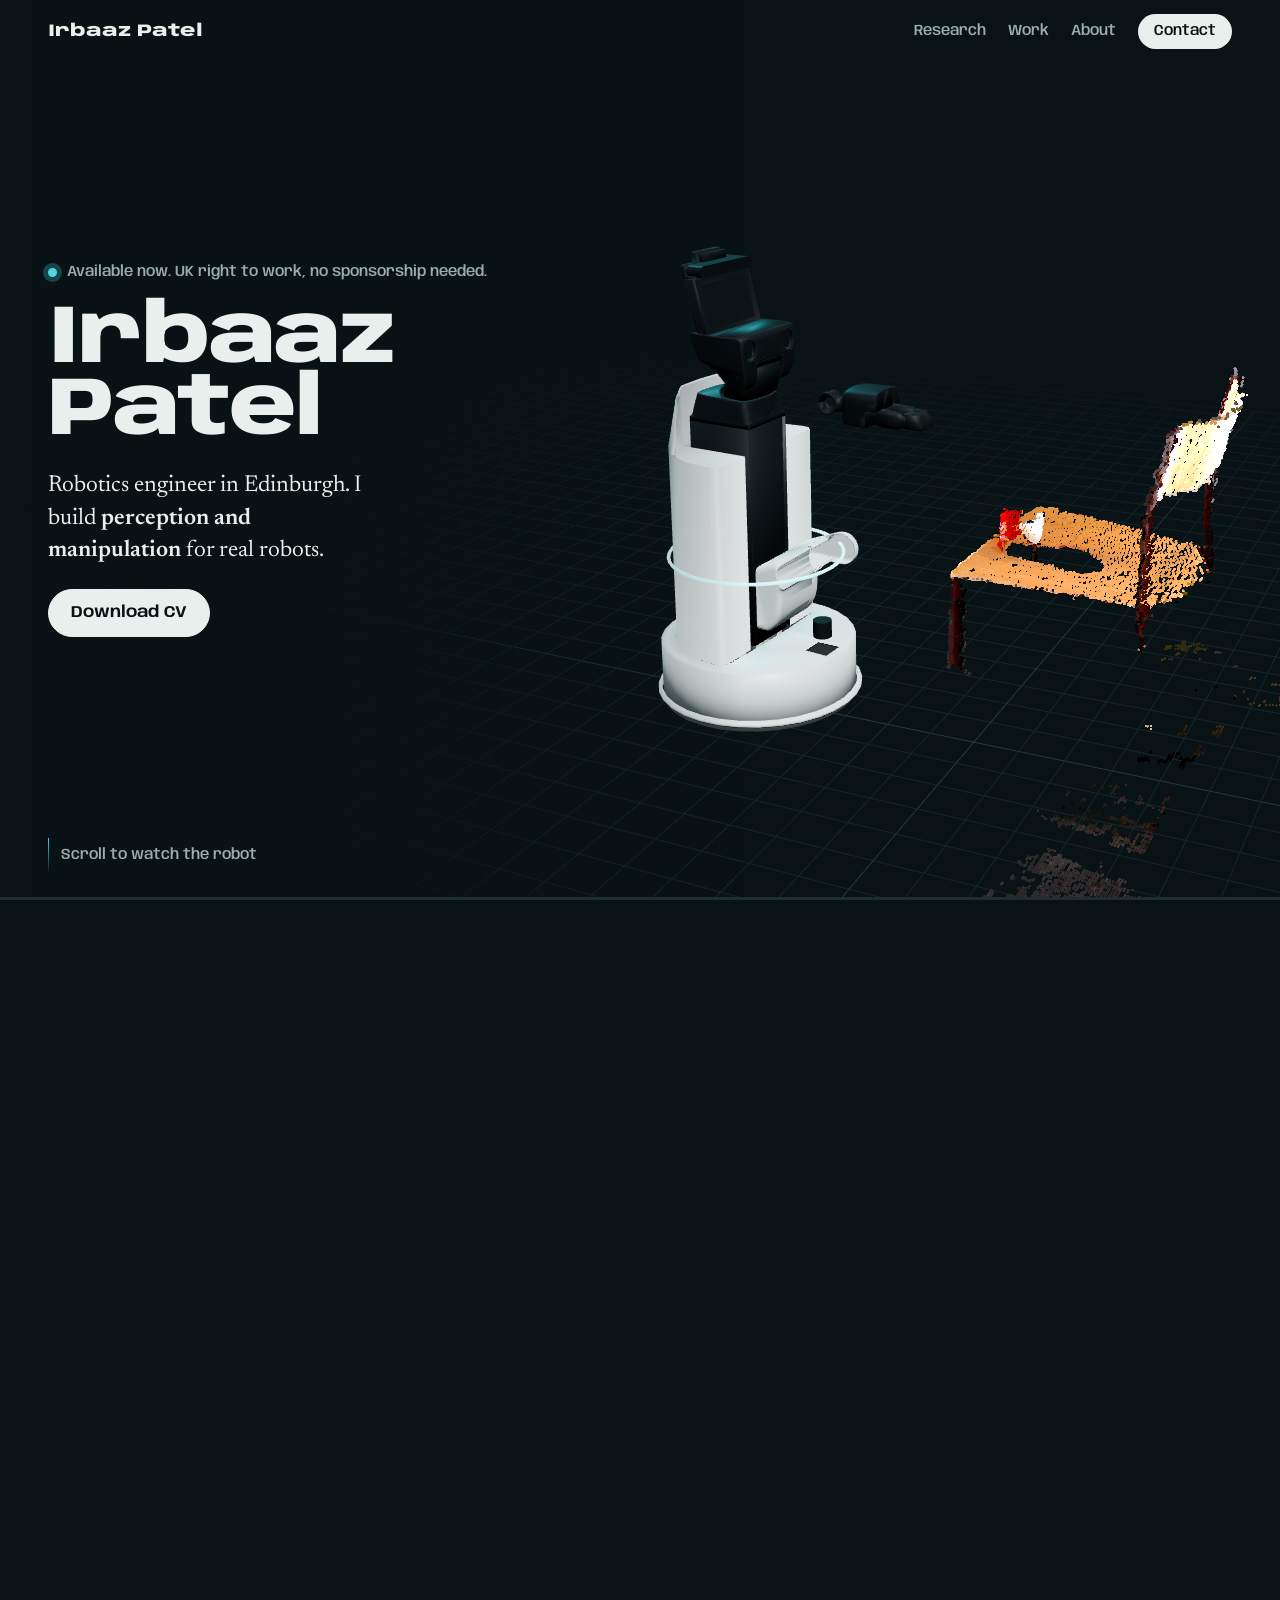
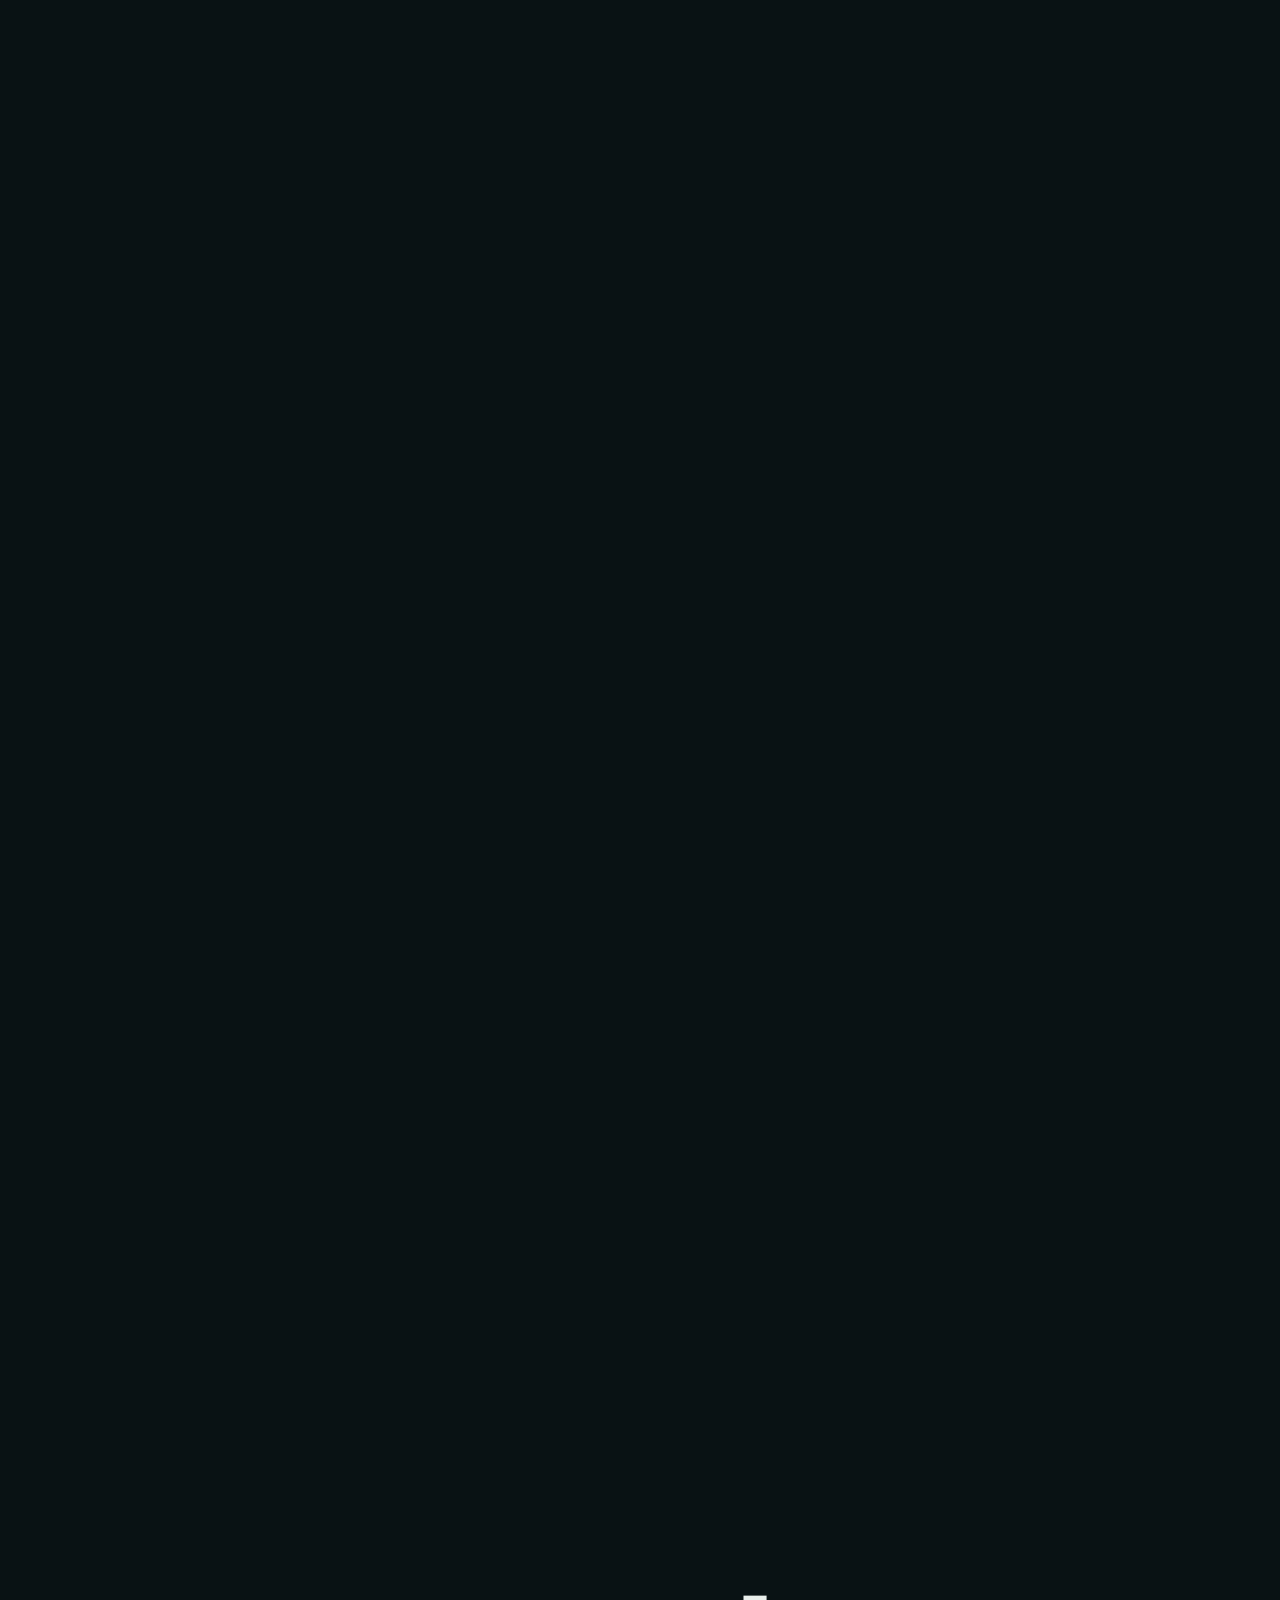
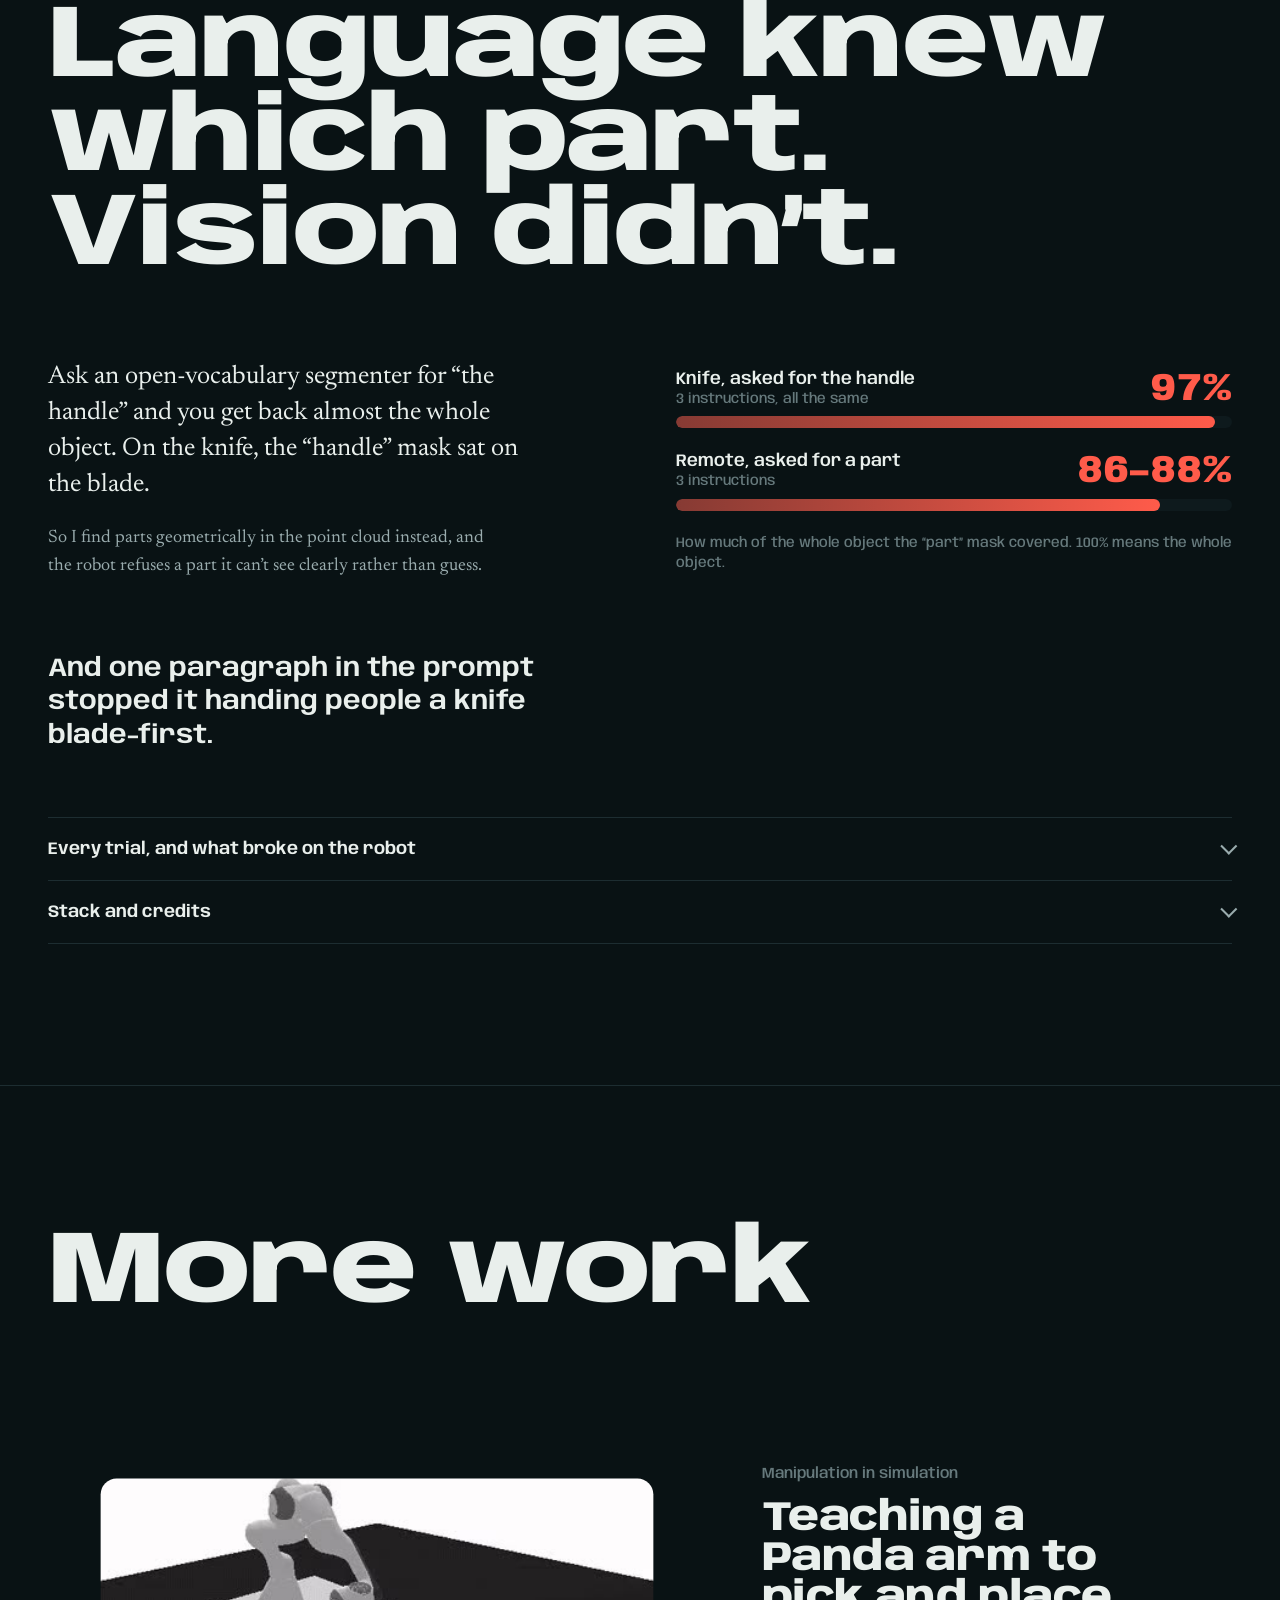
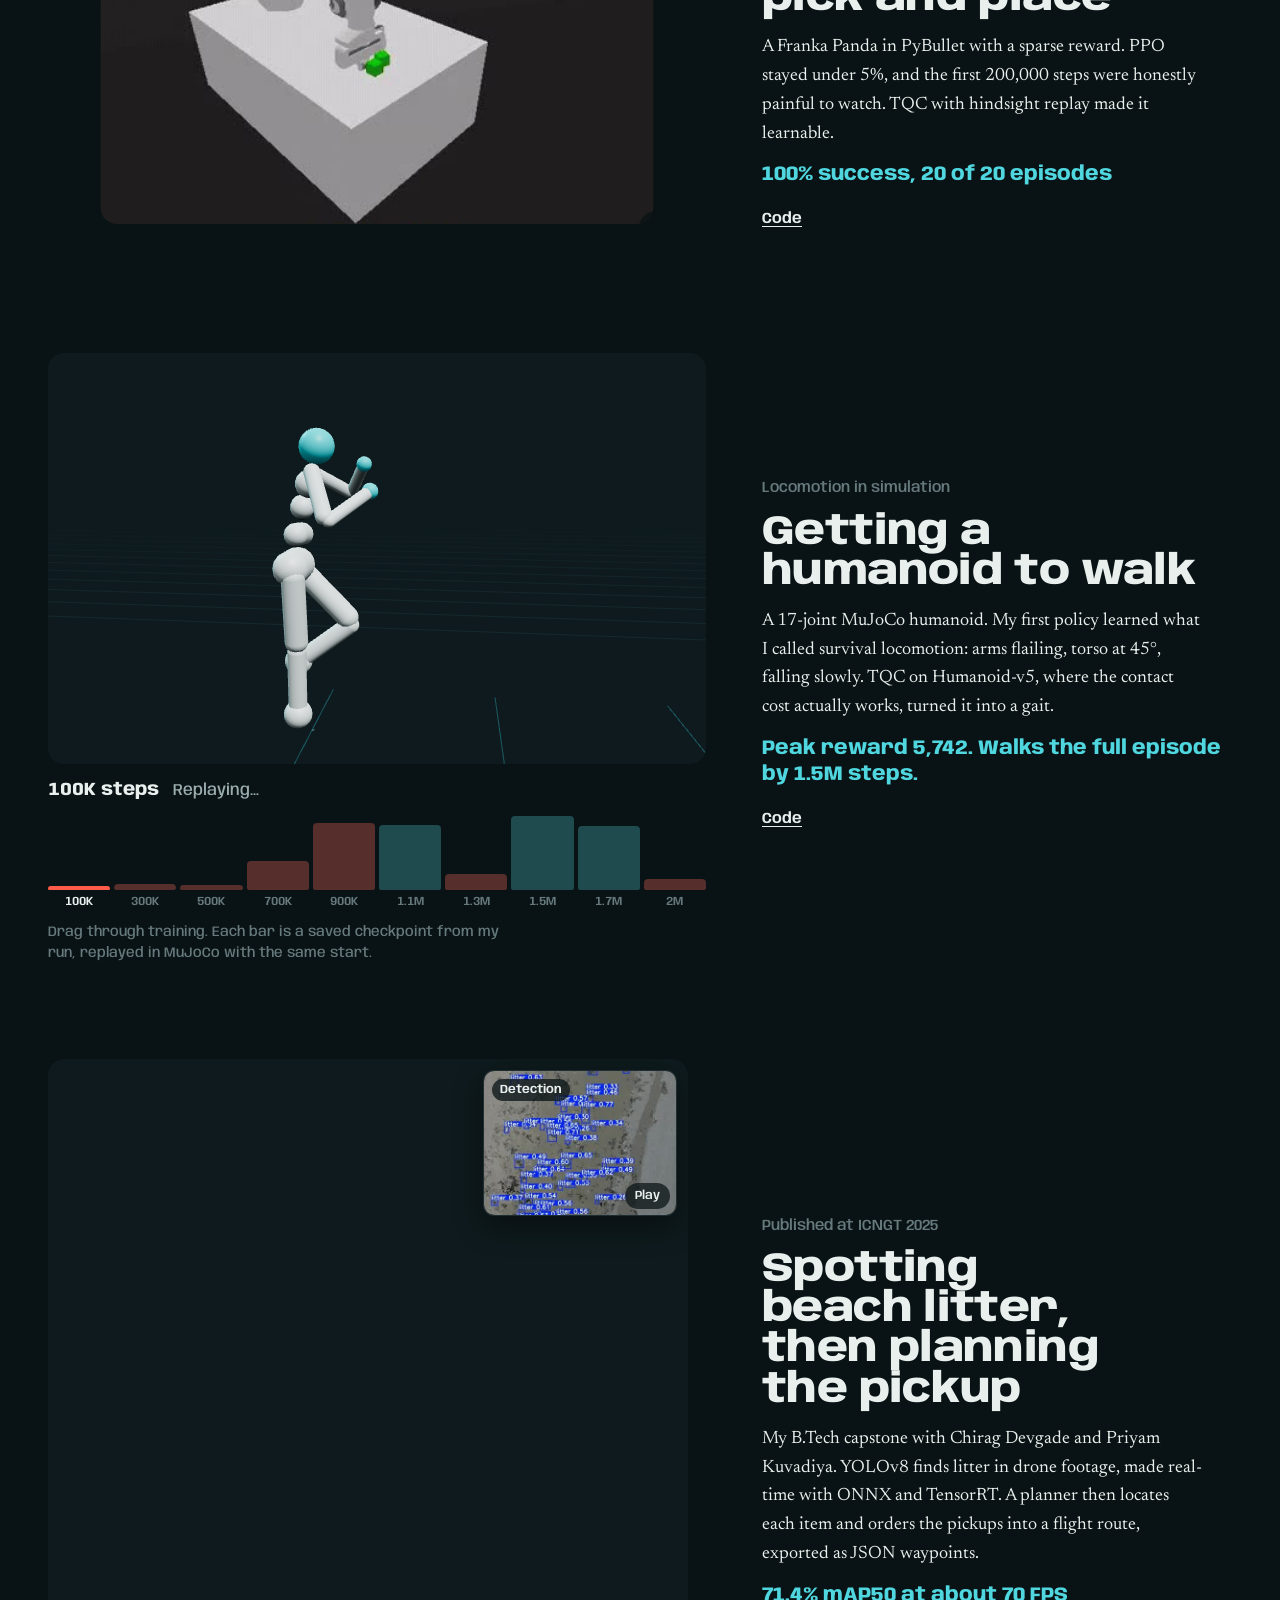
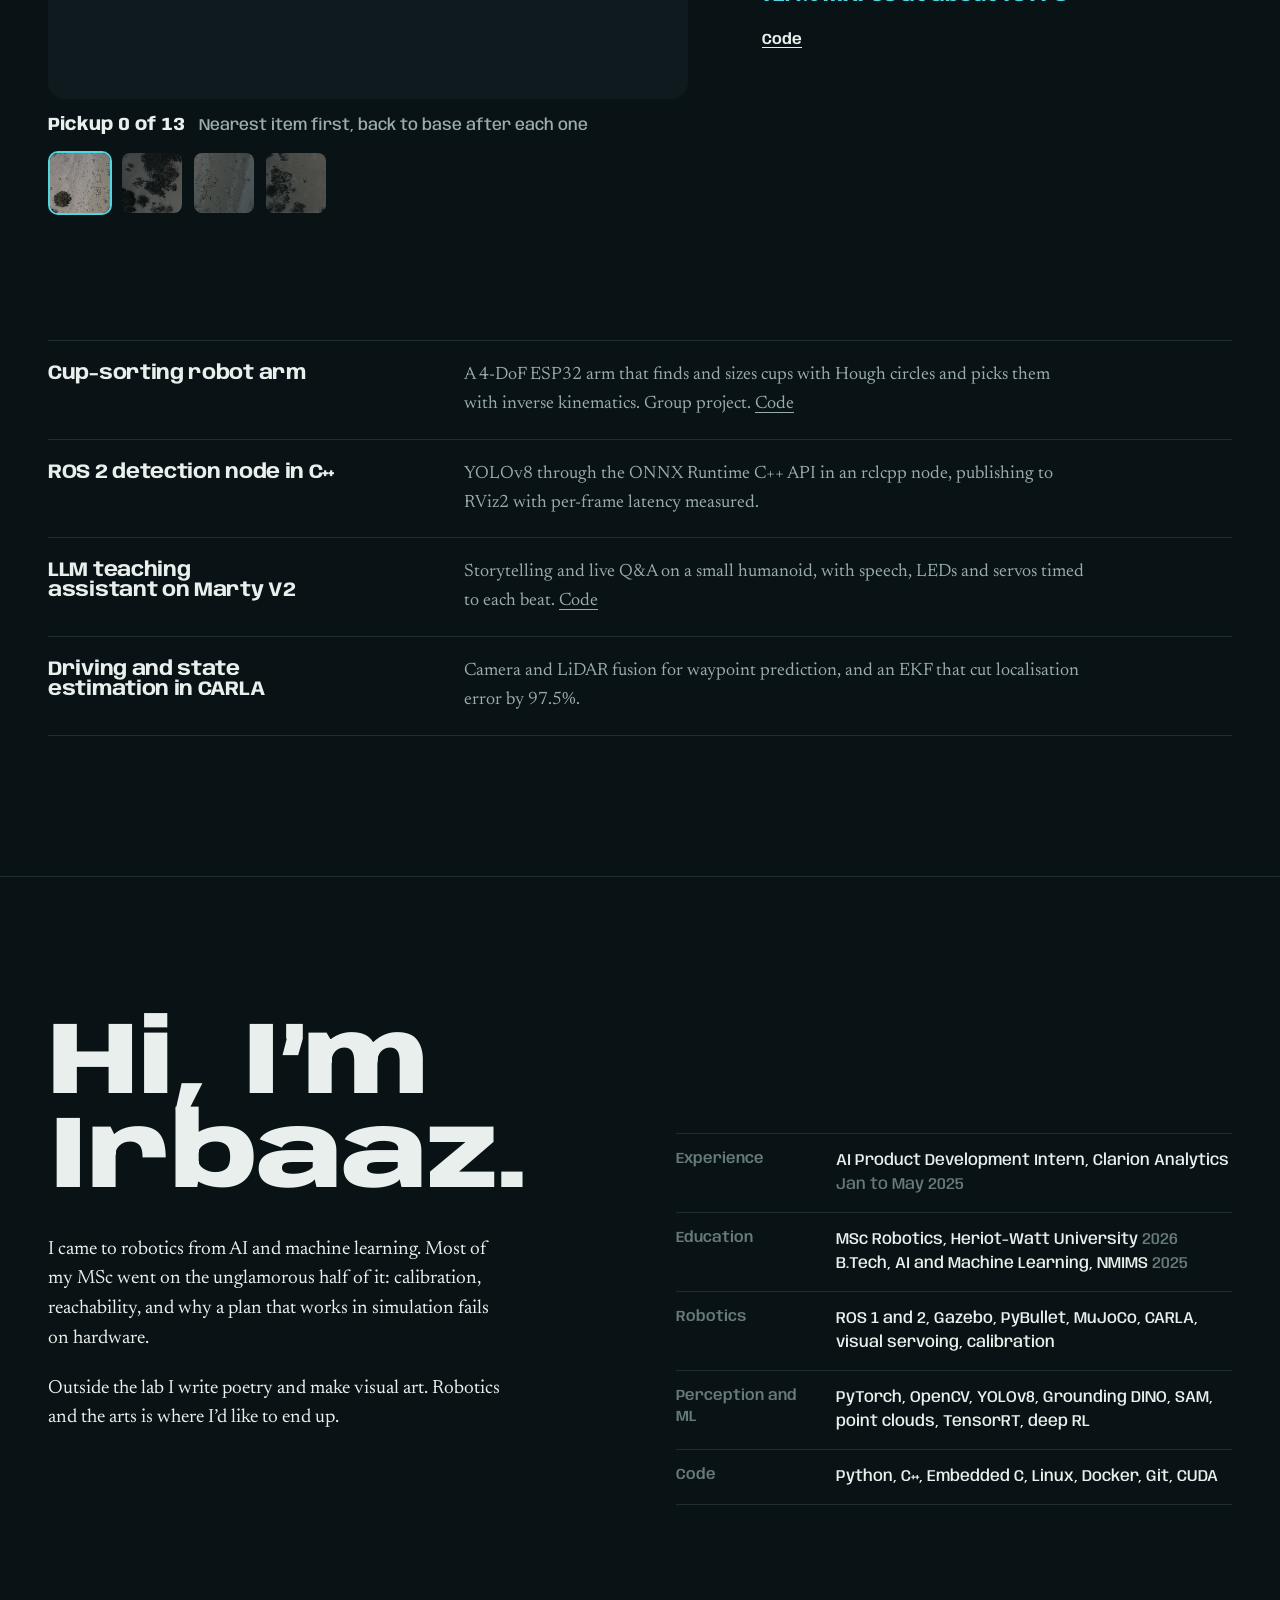
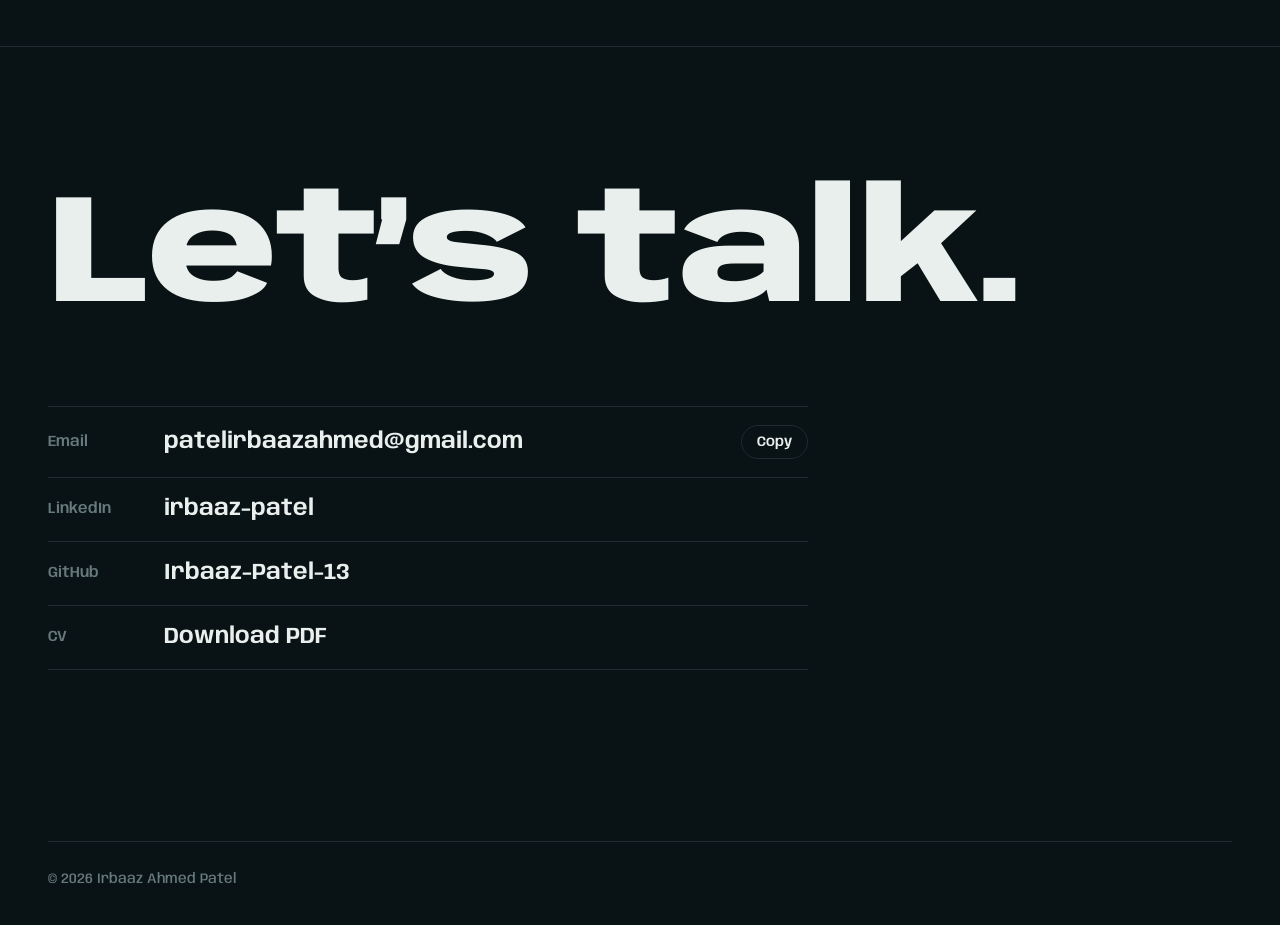
<file: index.html>
<!doctype html>
<html lang="en-GB" class="no-js">
<head>
<meta charset="utf-8">
<meta name="viewport" content="width=device-width, initial-scale=1, viewport-fit=cover">
<title>Irbaaz Ahmed Patel, robotics engineer</title>
<meta name="description" content="Robotics engineer in Edinburgh working on perception and manipulation. MSc Robotics, Heriot-Watt University. Watch a Toyota HSR work out what to pick up from an instruction that never names the object.">
<meta property="og:title" content="Irbaaz Ahmed Patel, robotics engineer">
<meta property="og:description" content="Perception and manipulation on real robots. MSc Robotics, Heriot-Watt University and the National Robotarium.">
<meta property="og:image" content="https://irbaaz-patel-13.github.io/assets/img/og.jpg">
<meta property="og:url" content="https://irbaaz-patel-13.github.io/">
<meta property="og:type" content="website">
<meta name="twitter:card" content="summary_large_image">
<meta name="theme-color" content="#091214">
<link rel="icon" href="data:image/svg+xml,%3Csvg xmlns='http://www.w3.org/2000/svg' viewBox='0 0 32 32'%3E%3Crect width='32' height='32' rx='8' fill='%23091214'/%3E%3Ccircle cx='16' cy='16' r='6' fill='%234FD6DF'/%3E%3C/svg%3E">
<link rel="preconnect" href="https://fonts.googleapis.com">
<link rel="preconnect" href="https://fonts.gstatic.com" crossorigin>
<link rel="stylesheet" href="https://fonts.googleapis.com/css2?family=Anybody:wdth,wght@50..150,300..900&family=Newsreader:ital,opsz,wght@0,6..72,400..600;1,6..72,400&display=swap">
<link rel="stylesheet" href="assets/css/main.css">
<script>document.documentElement.classList.replace('no-js','js')</script>
<script type="importmap">{"imports":{"three":"./assets/vendor/three.module.js","three/examples/jsm/":"./assets/vendor/addons/"}}</script>
<!-- start downloading the 3D scene immediately, in parallel -->
<link rel="modulepreload" href="assets/vendor/three.module.js">
<link rel="modulepreload" href="assets/js/scene.js">
<link rel="modulepreload" href="assets/vendor/urdf/URDFLoader.js">
<link rel="modulepreload" href="assets/vendor/urdf/URDFClasses.js">
<link rel="modulepreload" href="assets/vendor/addons/loaders/OBJLoader.js">
<link rel="modulepreload" href="assets/vendor/addons/loaders/STLLoader.js">
<link rel="modulepreload" href="assets/vendor/addons/loaders/ColladaLoader.js">
<link rel="modulepreload" href="assets/vendor/addons/loaders/TGALoader.js">
<link rel="preload" as="fetch" crossorigin href="assets/hsr/run.json">
<link rel="preload" as="fetch" crossorigin href="assets/hsr/cloud.bin">
<link rel="preload" as="fetch" crossorigin href="assets/hsr/hsrb4s.urdf">
<link rel="preload" as="fetch" crossorigin href="assets/hsr/meshes/arm_v0/arm_flex_light.obj">
<link rel="preload" as="fetch" crossorigin href="assets/hsr/meshes/arm_v0/arm_roll_light.obj">
<link rel="preload" as="fetch" crossorigin href="assets/hsr/meshes/arm_v0/shoulder.obj">
<link rel="preload" as="fetch" crossorigin href="assets/hsr/meshes/base_v2/base_light.obj">
<link rel="preload" as="fetch" crossorigin href="assets/hsr/meshes/base_v2/body_light.obj">
<link rel="preload" as="fetch" crossorigin href="assets/hsr/meshes/base_v2/torso_base.obj">
<link rel="preload" as="fetch" crossorigin href="assets/hsr/meshes/hand_v0/l_distal.obj">
<link rel="preload" as="fetch" crossorigin href="assets/hsr/meshes/hand_v0/l_proximal.obj">
<link rel="preload" as="fetch" crossorigin href="assets/hsr/meshes/hand_v0/palm.obj">
<link rel="preload" as="fetch" crossorigin href="assets/hsr/meshes/hand_v0/r_distal.obj">
<link rel="preload" as="fetch" crossorigin href="assets/hsr/meshes/hand_v0/r_proximal.obj">
<link rel="preload" as="fetch" crossorigin href="assets/hsr/meshes/head_v1/head_pan.obj">
<link rel="preload" as="fetch" crossorigin href="assets/hsr/meshes/head_v1/head_tilt.obj">
<link rel="preload" as="fetch" crossorigin href="assets/hsr/meshes/head_v1/head_upper.obj">
<link rel="preload" as="fetch" crossorigin href="assets/hsr/meshes/head_v1/tablet_base.obj">
<link rel="preload" as="fetch" crossorigin href="assets/hsr/meshes/sensors/head_camera.obj">
<link rel="preload" as="fetch" crossorigin href="assets/hsr/meshes/sensors/laser.obj">
<link rel="preload" as="fetch" crossorigin href="assets/hsr/meshes/sensors/rgbd_light.obj">
<link rel="preload" as="fetch" crossorigin href="assets/hsr/meshes/torso_v0/torso_light.obj">
<link rel="preload" as="fetch" crossorigin href="assets/hsr/meshes/wrist_v0/wrist_flex.obj">
<link rel="preload" as="fetch" crossorigin href="assets/hsr/meshes/wrist_v0/wrist_roll.obj">
<script type="application/ld+json">
{"@context":"https://schema.org","@type":"Person","name":"Irbaaz Ahmed Patel","jobTitle":"Robotics engineer","url":"https://irbaaz-patel-13.github.io/","email":"mailto:patelirbaazahmed@gmail.com","sameAs":["https://www.linkedin.com/in/irbaaz-patel-74088625b","https://github.com/Irbaaz-Patel-13"],"alumniOf":[{"@type":"CollegeOrUniversity","name":"Heriot-Watt University"},{"@type":"CollegeOrUniversity","name":"NMIMS"}],"address":{"@type":"PostalAddress","addressLocality":"Edinburgh","addressCountry":"GB"},"knowsAbout":["Robotic manipulation","Computer vision","ROS","Reinforcement learning"]}
</script>
</head>
<body>

<header class="top" id="top">
  <a class="mark" href="#">Irbaaz Patel</a>
  <nav aria-label="Main">
    <a class="hide-s" href="#finding">Research</a>
    <a class="hide-s" href="#work">Work</a>
    <a href="#about">About</a>
    <a class="pill" href="#contact">Contact</a>
  </nav>
</header>

<main>

<!-- The hero is the first frame of a real robot run. Scrolling plays the rest of it. -->
<section class="story" id="story" aria-label="A real run on the Toyota HSR, played by scrolling">
  <div class="stage" id="stage">
    <div class="view" id="view">
      <picture>
        <source media="(max-width: 820px)" srcset="assets/img/stage-poster-m.jpg">
        <img class="poster" src="assets/img/stage-poster.jpg" alt="" aria-hidden="true">
      </picture>
    </div>
    <div class="scrim" aria-hidden="true"></div>

    <div class="text">
      <div class="hero-copy" id="hero">
        <p class="status"><i aria-hidden="true"></i>Available now. UK right to work, no sponsorship needed.</p>
        <h1 aria-label="Irbaaz Patel"><span class="word">Irbaaz</span> <span class="word">Patel</span></h1>
        <p class="role">Robotics engineer in Edinburgh. I build <b>perception and manipulation</b> for real robots.</p>
        <div class="btns">
          <a class="btn primary" href="assets/Irbaaz-Patel-CV.pdf">Download CV</a>
        </div>
      </div>

      <div class="cap" data-cap="0">
        <h2 class="quote">“I’d like a hot drink.”</h2>
        <p>Nobody tells the HSR to look for a mug. It picks the red one and decides to hold it by the handle.</p>
      </div>
      <div class="cap" data-cap="1">
        <h2>It drives to where it can reach, then lines up with its hand camera.</h2>
        <dl class="nums">
          <div><dt>Grasps reachable</dt><dd><span class="was">0</span> → 25 of 25</dd></div>
          <div><dt>Alignment error</dt><dd><span class="was">46.9</span> → 12.7 px</dd></div>
        </dl>
      </div>
      <div class="cap" data-cap="2">
        <h2>It closes until it feels the mug, and lifts it 12 cm.</h2>
        <p>8 of 11 real trials worked. The last four ran fully autonomously, back to back.</p>
        <div class="btns">
          <button class="btn primary" type="button" data-film>Watch the full run</button>
          <a class="btn" href="https://github.com/Irbaaz-Patel-13/intent-grasp-hsr">Code</a>
        </div>
      </div>
    </div>

    <div class="cue" id="cue" aria-hidden="true"><span class="line"></span>Scroll to watch the robot</div>
    <div class="progress" id="progress" aria-hidden="true"><span></span></div>
  </div>
</section>

<section class="sec" id="finding" aria-labelledby="finding-title">
  <div class="wrap">
    <h2 class="big scan" id="finding-title">Language knew which part. Vision didn’t.</h2>
    <div class="finding">
      <div class="say">
        <p class="lede">Ask an open-vocabulary segmenter for “the handle” and you get back almost the whole object. On the knife, the “handle” mask sat on the blade.</p>
        <p class="muted">So I find parts geometrically in the point cloud instead, and the robot refuses a part it can’t see clearly rather than guess.</p>
      </div>
      <div class="mask" role="img" aria-label="Share of the object covered by the requested part mask: knife handle 97 percent, remote parts 86 to 88 percent">
        <div class="mrow"><span class="what">Knife, asked for the handle<span>3 instructions, all the same</span></span><span class="pct" data-count="97">97%</span><span class="track"><span class="fill" style="width:97%"></span></span></div>
        <div class="mrow"><span class="what">Remote, asked for a part<span>3 instructions</span></span><span class="pct">86–88%</span><span class="track"><span class="fill" style="width:87%"></span></span></div>
        <p class="note">How much of the whole object the “part” mask covered. 100% means the whole object.</p>
      </div>
    </div>

    <p class="aside">And one paragraph in the prompt stopped it handing people a knife blade-first.</p>

    <div class="folds">
      <details class="more">
        <summary>Every trial, and what broke on the robot</summary>
        <div class="more-body">
          <div class="trials" role="img" aria-label="Trials 1 to 12. 1 aborted, 2 grasped, 3 aborted, 4 held but the lift faulted, 5 to 7 grasped, 8 has no record, 9 to 12 grasped fully autonomously">
            <span class="ab"></span><span class="ok"></span><span class="ab"></span><span class="ft"></span><span class="ok"></span><span class="ok"></span><span class="ok"></span><span class="no"></span><span class="auto"></span><span class="auto"></span><span class="auto"></span><span class="auto"></span>
          </div>
          <div class="legend"><span><i style="background:var(--ok)"></i>Grasped</span><span><i style="background:var(--ok);box-shadow:0 0 8px var(--ok)"></i>Fully autonomous</span><span><i style="border:2px solid var(--warn)"></i>Aborted</span><span><i style="background:var(--mug)"></i>Lift faulted</span><span><i style="border:2px dashed var(--faint)"></i>No record</span></div>
          <div class="tbl"><table>
            <thead><tr><th scope="col">What went wrong</th><th scope="col">What I changed</th></tr></thead>
            <tbody>
              <tr><td>Wrist commands at the joint limit were silently rejected</td><td>Clamp just inside the limit, abort if lift headroom runs out</td></tr>
              <tr><td>A stale odometry reference drove the base toward the table</td><td>Abort when the reference is stale (re-tested, trial 6)</td></tr>
              <tr><td>Closing to a fixed position over-currented the gripper</td><td>Stop closing on contact, after real finger travel</td></tr>
              <tr><td>Trial 4 held the mug but the lift faulted</td><td>Stop earlier on resistance (re-tested, trial 5)</td></tr>
              <tr><td>The arm-tuck move drove the arm into the floor</td><td>Retired it, and wrote the lab’s pose-check protocol: every hand-written pose is checked against the URDF before it runs</td></tr>
            </tbody>
          </table></div>
          <p class="muted">Trial 8 has no record, so I left the gap instead of renumbering.</p>
        </div>
      </details>
      <details class="more">
        <summary>Stack and credits</summary>
        <div class="more-body">
          <p>GPT-4o, LangSAM (Grounding DINO + SAM), geometric part decomposition of the point cloud, Contact-GraspNet, and ROS Noetic on the robot. Perception runs on a CUDA PC; everything that touches the robot runs on the HSR workstation.</p>
          <p class="muted small">MSc dissertation at Heriot-Watt University and the National Robotarium, supervised by Dr Mauro Dragone. Graded A. Builds on AffordGrasp (Tang et al., IROS 2025).</p>
        </div>
      </details>
    </div>
  </div>
</section>

<section class="sec" id="work" aria-labelledby="work-title">
  <div class="wrap">
    <h2 class="big scan" id="work-title">More work</h2>

    <article class="project">
      <div class="media">
        <video data-loop muted loop playsinline preload="metadata" poster="assets/img/pick-place-poster.jpg" aria-label="A simulated Panda arm picking up a green cube and placing it on a target"><source src="assets/video/pick-place.mp4" type="video/mp4"></video>
      </div>
      <div class="copy">
        <p class="kind">Manipulation in simulation</p>
        <h3>Teaching a Panda arm to pick and place</h3>
        <p>A Franka Panda in PyBullet with a sparse reward. PPO stayed under 5%, and the first 200,000 steps were honestly painful to watch. TQC with hindsight replay made it learnable.</p>
        <p class="result">100% success, 20 of 20 episodes</p>
        <a class="go" href="https://github.com/Irbaaz-Patel-13/robotic-sorting-rl">Code</a>
      </div>
    </article>

    <article class="project flip">
      <div class="lab" id="walker" aria-label="Replay of the humanoid policy at different points in training">
        <div class="lab-view"><img class="lab-poster" src="assets/img/humanoid-poster.jpg" alt="" aria-hidden="true"></div>
        <div class="lab-read" aria-live="polite"><b id="walker-step">1.5M steps</b> <span id="walker-out">Walked the full 1,000 steps, 12.4 m</span></div>
        <div class="ckpts" id="walker-ckpts" role="group" aria-label="Training checkpoint"></div>
        <p class="lab-note">Drag through training. Each bar is a saved checkpoint from my run, replayed in MuJoCo with the same start.</p>
      </div>
      <div class="copy">
        <p class="kind">Locomotion in simulation</p>
        <h3>Getting a humanoid to walk</h3>
        <p>A 17-joint MuJoCo humanoid. My first policy learned what I called survival locomotion: arms flailing, torso at 45°, falling slowly. TQC on Humanoid-v5, where the contact cost actually works, turned it into a gait.</p>
        <p class="result">Peak reward 5,742. Walks the full episode by 1.5M steps.</p>
        <a class="go" href="https://github.com/Irbaaz-Patel-13/bipedal-locomotion">Code</a>
      </div>
    </article>

    <article class="project">
      <div class="lab" id="route" aria-label="Animated drone route over a real aerial frame">
        <div class="lab-view route-view">
          <canvas id="route-canvas" role="img" aria-label="The planner's route: the drone flies from base to each detected item in order and returns after each pickup"></canvas>
          <div class="inset">
            <video data-loop muted loop playsinline preload="metadata" poster="assets/img/litter-poster.jpg" aria-label="Detector running on aerial beach footage"><source src="assets/video/litter.mp4" type="video/mp4"></video>
            <span>Detection</span>
          </div>
        </div>
        <div class="lab-read" aria-live="polite"><b id="route-count">Pickup 0 of 13</b> <span id="route-leg">Nearest item first, back to base after each one</span></div>
        <div class="frames" id="route-frames" role="group" aria-label="Aerial frame"></div>
      </div>
      <div class="copy">
        <p class="kind">Published at ICNGT 2025</p>
        <h3>Spotting beach litter, then planning the pickup</h3>
        <p>My B.Tech capstone with Chirag Devgade and Priyam Kuvadiya. YOLOv8 finds litter in drone footage, made real-time with ONNX and TensorRT. A planner then locates each item and orders the pickups into a flight route, exported as JSON waypoints.</p>
        <p class="result">71.4% mAP50 at about 70 FPS</p>
        <a class="go" href="https://github.com/Irbaaz-Patel-13/Drone-mapping-path-finding">Code</a>
      </div>
    </article>

    <div class="also">
      <div class="also-row"><h4>Cup-sorting robot arm</h4><p>A 4-DoF ESP32 arm that finds and sizes cups with Hough circles and picks them with inverse kinematics. Group project. <a href="https://github.com/Irbaaz-Patel-13/RMS-Image-processing">Code</a></p></div>
      <div class="also-row"><h4>ROS 2 detection node in C++</h4><p>YOLOv8 through the ONNX Runtime C++ API in an rclcpp node, publishing to RViz2 with per-frame latency measured.</p></div>
      <div class="also-row"><h4>LLM teaching assistant on Marty V2</h4><p>Storytelling and live Q&amp;A on a small humanoid, with speech, LEDs and servos timed to each beat. <a href="https://github.com/Irbaaz-Patel-13/Marty-HRI">Code</a></p></div>
      <div class="also-row"><h4>Driving and state estimation in CARLA</h4><p>Camera and LiDAR fusion for waypoint prediction, and an EKF that cut localisation error by 97.5%.</p></div>
    </div>
  </div>
</section>

<section class="sec" id="about" aria-labelledby="about-title">
  <div class="wrap about">
    <div class="prose">
      <h2 class="big scan" id="about-title">Hi, I’m Irbaaz.</h2>
      <p>I came to robotics from AI and machine learning. Most of my MSc went on the unglamorous half of it: calibration, reachability, and why a plan that works in simulation fails on hardware.</p>
      <p>Outside the lab I write poetry and make visual art. Robotics and the arts is where I’d like to end up.</p>
    </div>
    <dl class="facts">
      <div><dt>Experience</dt><dd>AI Product Development Intern, Clarion Analytics <span>Jan to May 2025</span></dd></div>
      <div><dt>Education</dt><dd>MSc Robotics, Heriot-Watt University <span>2026</span><br>B.Tech, AI and Machine Learning, NMIMS <span>2025</span></dd></div>
      <div><dt>Robotics</dt><dd>ROS 1 and 2, Gazebo, PyBullet, MuJoCo, CARLA, visual servoing, calibration</dd></div>
      <div><dt>Perception and ML</dt><dd>PyTorch, OpenCV, YOLOv8, Grounding DINO, SAM, point clouds, TensorRT, deep RL</dd></div>
      <div><dt>Code</dt><dd>Python, C++, Embedded C, Linux, Docker, Git, CUDA</dd></div>
    </dl>
  </div>
</section>

<section class="sec" id="contact" aria-labelledby="contact-title">
  <div class="wrap contact">
    <h2 class="big scan" id="contact-title">Let’s talk.</h2>
    <div class="chan">
      <div><span class="k">Email</span><span class="v">patelirbaazahmed@gmail.com</span><button class="copybtn" type="button" data-copy="patelirbaazahmed@gmail.com">Copy</button></div>
      <div><span class="k">LinkedIn</span><a class="v" href="https://www.linkedin.com/in/irbaaz-patel-74088625b">irbaaz-patel</a></div>
      <div><span class="k">GitHub</span><a class="v" href="https://github.com/Irbaaz-Patel-13">Irbaaz-Patel-13</a></div>
      <div><span class="k">CV</span><a class="v" href="assets/Irbaaz-Patel-CV.pdf">Download PDF</a></div>
    </div>
    <p class="copystat" id="copystat" role="status" aria-live="polite"></p>
  </div>
</section>

</main>

<div class="wrap">
  <footer><span>© 2026 Irbaaz Ahmed Patel</span></footer>
</div>

<dialog class="film" id="film" aria-label="Full run video">
  <div class="bar"><span>The full run on the HSR, at normal speed</span><button type="button" data-close>Close</button></div>
  <video controls playsinline preload="none" poster="assets/img/hsr-full-poster.jpg"><source src="assets/video/hsr-full.mp4" type="video/mp4"></video>
</dialog>

<script src="assets/vendor/lenis.min.js" defer></script>
<script src="assets/vendor/gsap.min.js" defer></script>
<script src="assets/vendor/ScrollTrigger.min.js" defer></script>
<script src="assets/js/main.js" defer></script>
<script type="module" src="assets/js/scene.js"></script>
<script type="module" src="assets/js/labs.js"></script>
</body>
</html>
</file>
<file: assets/css/main.css>
/* Irbaaz Ahmed Patel — portfolio
   One dark theme on purpose: the page opens inside the robot's point cloud.
   Two colours carry meaning. Cyan = the robot (the HSR's status LED). Red = what's being grasped (the mug).
   Type: Anybody (variable width; headings stretch into place) and Newsreader for the little prose there is. */

:root {
  --bg: #091214;
  --bg-2: #0E1A1D;
  --ink: #E9EFEC;
  --muted: #9AACAE;
  --faint: #66797C;
  --line: #1D2D31;
  --led: #4FD6DF;
  --led-dim: #16444A;
  --mug: #FF5B4A;
  --ok: #63D39A;
  --warn: #F0B04F;

  --display: "Anybody", "Arial Narrow", "Helvetica Neue", Arial, sans-serif;
  --text: "Newsreader", "Iowan Old Style", Georgia, serif;

  --gl: max(20px, env(safe-area-inset-left, 0px));
  --gr: max(20px, env(safe-area-inset-right, 0px));
  --max: 1320px;
  color-scheme: dark;
}
@media (min-width: 821px) { :root { --gl: max(48px, env(safe-area-inset-left, 0px)); --gr: max(48px, env(safe-area-inset-right, 0px)); } }

*, *::before, *::after { box-sizing: border-box; }
html { -webkit-text-size-adjust: 100%; background: var(--bg); }
html.lenis, html.lenis body { height: auto; }
.lenis.lenis-smooth { scroll-behavior: auto !important; }
body { margin: 0; background: var(--bg); color: var(--ink); font: 400 1.125rem/1.6 var(--text); -webkit-font-smoothing: antialiased; overflow-x: hidden; }
img, video, canvas { display: block; max-width: 100%; }
[hidden] { display: none !important; }
a { color: inherit; text-decoration-thickness: 1px; text-underline-offset: 0.2em; }
a:hover { color: var(--led); }
:focus-visible { outline: 2px solid var(--led); outline-offset: 3px; border-radius: 4px; }
::selection { background: var(--led-dim); color: #fff; }
p { margin: 0; }
h1, h2, h3, h4 { margin: 0; font-family: var(--display); font-weight: 750; line-height: 0.98; letter-spacing: -0.015em; text-wrap: balance; }
.wrap { max-width: var(--max); margin: 0 auto; padding-left: var(--gl); padding-right: var(--gr); }
.muted { color: var(--muted); }
.small { font: 500 0.9375rem/1.45 var(--display); }

/* ---------- header ---------- */
.top {
  position: fixed; inset: 0 0 auto; z-index: 50;
  padding: calc(14px + env(safe-area-inset-top, 0px)) var(--gr) 14px var(--gl);
  display: flex; align-items: center; justify-content: space-between; gap: 16px;
  transition: transform .4s cubic-bezier(.2,.8,.2,1), background .3s, border-color .3s;
  border-bottom: 1px solid transparent;
}
.top.solid { background: color-mix(in srgb, var(--bg) 86%, transparent); backdrop-filter: blur(14px); -webkit-backdrop-filter: blur(14px); border-color: var(--line); }
.top.away { transform: translateY(-110%); }
.mark { font: 800 1.0625rem/1 var(--display); font-stretch: 130%; text-decoration: none; }
.top nav { display: flex; align-items: center; gap: 22px; font: 550 0.9375rem/1 var(--display); }
.top nav a { text-decoration: none; color: var(--muted); }
.top nav a:hover { color: var(--ink); }
.top nav .pill { color: var(--bg); background: var(--ink); padding: 10px 16px; border-radius: 999px; }
.top nav .pill:hover { background: var(--led); color: var(--bg); }
@media (max-width: 640px) { .top nav .hide-s { display: none; } }

/* ---------- buttons ---------- */
.btns { display: flex; flex-wrap: wrap; gap: 10px; }
.btn { display: inline-flex; align-items: center; justify-content: center; min-height: 48px; padding: 0 22px; border-radius: 999px; font: 650 1rem/1 var(--display); font-stretch: 108%; text-decoration: none; cursor: pointer; border: 1.5px solid color-mix(in srgb, var(--ink) 38%, transparent); background: transparent; color: var(--ink); transition: background .2s, color .2s, border-color .2s; }
.btn:hover { border-color: var(--led); color: var(--led); }
.btn.primary { background: var(--ink); color: var(--bg); border-color: var(--ink); }
.btn.primary:hover { background: var(--led); border-color: var(--led); color: var(--bg); }

/* ---------- story: the hero is a real robot run, played by scrolling ---------- */
.story { position: relative; height: 340vh; }
.stage { position: sticky; top: 0; height: 100vh; height: 100svh; overflow: hidden; background: var(--bg); }
.view { position: absolute; inset: 0; }
.view .poster, .view canvas { position: absolute; inset: 0; width: 100%; height: 100%; object-fit: cover; }
.view canvas { opacity: 0; transition: opacity .35s ease; }
.stage.live .view canvas { opacity: 1; }
.stage.live .view .poster { opacity: 0; transition: opacity .35s ease .1s; }
.scrim { position: absolute; inset: 0; pointer-events: none;
  background: linear-gradient(90deg, var(--bg) 0%, color-mix(in srgb, var(--bg) 88%, transparent) 30%, color-mix(in srgb, var(--bg) 30%, transparent) 46%, transparent 58%); }

/* all text in the stage shares one slot, so items never overlap each other */
.text { position: absolute; z-index: 2; left: var(--gl); top: 0; bottom: 0; width: min(640px, 42vw); display: grid; align-items: center; }
.cap { max-width: 520px; }
.text > * { grid-area: 1 / 1; }
.cap { opacity: 0; visibility: hidden; display: grid; gap: 18px; align-content: center; }
.cap h2 { font-size: clamp(2rem, 3.6vw, 3.3rem); font-stretch: 110%; font-weight: 780; }
.cap h2.quote { font-size: clamp(2.6rem, 5.4vw, 4.8rem); }
.cap p { font-size: clamp(1.05rem, 1.35vw, 1.25rem); color: var(--muted); max-width: 38ch; line-height: 1.5; }
.nums { margin: 0; display: grid; gap: 0; border-top: 1px solid var(--line); }
.nums > div { display: flex; justify-content: space-between; align-items: baseline; gap: 16px; padding: 12px 0; border-bottom: 1px solid var(--line); }
.nums dt { font: 500 0.9375rem/1.3 var(--display); color: var(--muted); }
.nums dd { margin: 0; font: 750 clamp(1.25rem, 2vw, 1.6rem)/1 var(--display); font-variant-numeric: tabular-nums; color: var(--led); white-space: nowrap; }
.nums .was { color: var(--mug); }

.hero-copy { display: grid; gap: 22px; align-content: center; }
.hero-copy .status { display: inline-flex; align-items: center; gap: 10px; font: 550 0.9375rem/1.3 var(--display); color: var(--muted); }
.hero-copy .status i { width: 9px; height: 9px; border-radius: 50%; background: var(--led); box-shadow: 0 0 0 5px var(--led-dim); flex: none; animation: blink 2.4s ease-in-out infinite; }
@keyframes blink { 50% { box-shadow: 0 0 0 9px transparent; } }
.hero-copy h1 { font-size: clamp(3.2rem, 6.4vw, 7rem); font-weight: 820; line-height: 0.88; letter-spacing: -0.03em; font-stretch: 118%; }
.hero-copy h1 .word { display: block; white-space: nowrap; }
.hero-copy h1 .ch { display: inline-block; }
.hero-copy .role { font: 400 clamp(1.25rem, 1.8vw, 1.5rem)/1.4 var(--text); max-width: 26ch; }
.hero-copy .role b { font-weight: 600; }

.cue { position: absolute; z-index: 2; left: var(--gl); bottom: calc(26px + env(safe-area-inset-bottom, 0px)); display: flex; align-items: center; gap: 12px; font: 550 0.9375rem/1.3 var(--display); color: var(--muted); }
.cue .line { width: 1px; height: 36px; background: linear-gradient(var(--led), transparent); animation: drip 1.8s ease-in-out infinite; transform-origin: top; }
@keyframes drip { 0% { transform: scaleY(0); } 60% { transform: scaleY(1); opacity: 1; } 100% { transform: scaleY(1); opacity: 0; } }
.progress { position: absolute; z-index: 3; left: 0; right: 0; bottom: 0; height: 3px; background: var(--line); }
.progress span { display: block; height: 100%; width: 100%; background: var(--led); transform-origin: left; transform: scaleX(0); }

/* phones: picture on top, words underneath. Nothing sits on top of the robot. */
@media (max-width: 820px) {
  .story { height: 300vh; }
  .view { bottom: auto; height: 56%; }
  .scrim { background: linear-gradient(180deg, color-mix(in srgb, var(--bg) 55%, transparent) 0%, transparent 14%, transparent 44%, var(--bg) 56%); }
  .text { left: var(--gl); right: var(--gr); width: auto; top: 54%; bottom: calc(56px + env(safe-area-inset-bottom, 0px)); align-items: start; }
  .cap, .hero-copy { align-content: start; gap: 12px; }
  .hero-copy h1 { font-size: clamp(2.8rem, 14vw, 4.4rem); }
  .hero-copy .status { font-size: 0.875rem; }
  .hero-copy .role { font-size: 1.125rem; }
  .cap h2 { font-size: clamp(1.7rem, 7.4vw, 2.3rem); }
  .cap h2.quote { font-size: clamp(2.2rem, 10vw, 3rem); }
  .cap p { font-size: 1.0625rem; }
  .btn { min-height: 44px; padding: 0 18px; }
  .cue { bottom: calc(18px + env(safe-area-inset-bottom, 0px)); }
}
@media (max-width: 820px) and (max-height: 700px) { .hero-copy .status { display: none; } }

/* ---------- sections ---------- */
.sec { position: relative; padding-block: clamp(88px, 11vw, 150px); }
.sec + .sec { border-top: 1px solid var(--line); }
.big { font-size: clamp(2.8rem, 8vw, 7.4rem); font-weight: 820; letter-spacing: -0.03em; line-height: 0.92; font-stretch: 122%; margin-bottom: clamp(40px, 6vw, 80px); }
.scan { position: relative; }
.scan .bar { position: absolute; top: -4%; bottom: -4%; width: 2px; left: 0; background: var(--led); box-shadow: 0 0 18px 2px color-mix(in srgb, var(--led) 70%, transparent); opacity: 0; pointer-events: none; }
.lede { font-size: clamp(1.3rem, 2vw, 1.65rem); line-height: 1.4; max-width: 34ch; }

/* finding */
.finding { display: grid; gap: 48px; }
@media (min-width: 980px) { .finding { grid-template-columns: 6fr 6fr; gap: 72px; align-items: center; } }
.finding > * { min-width: 0; }
.say { display: grid; gap: 20px; }
.say .muted { max-width: 44ch; }
.mask { display: grid; gap: 22px; }
.mrow { display: grid; grid-template-columns: minmax(0, 1fr) auto; gap: 8px 16px; align-items: end; }
.mrow .what { font: 600 1.0625rem/1.3 var(--display); }
.mrow .what span { display: block; color: var(--faint); font-size: 0.875rem; font-weight: 500; }
.mrow .pct { font: 800 clamp(1.8rem, 3vw, 2.4rem)/1 var(--display); text-align: right; font-variant-numeric: tabular-nums; color: var(--mug); }
.mrow .track { grid-column: 1 / -1; position: relative; height: 12px; border-radius: 6px; background: var(--bg-2); overflow: hidden; }
.mrow .fill { position: absolute; inset: 0 auto 0 0; transform-origin: left; background: linear-gradient(90deg, color-mix(in srgb, var(--mug) 50%, transparent), var(--mug)); border-radius: 6px; }
.mask .note { font: 500 0.875rem/1.45 var(--display); color: var(--faint); }
.aside { margin-top: clamp(48px, 6vw, 72px); font: 650 clamp(1.25rem, 2vw, 1.6rem)/1.3 var(--display); font-stretch: 105%; max-width: 32ch; }

.folds { margin-top: clamp(40px, 5vw, 64px); }
details.more { border-top: 1px solid var(--line); }
details.more:last-of-type { border-bottom: 1px solid var(--line); }
details.more summary { list-style: none; cursor: pointer; display: flex; align-items: center; justify-content: space-between; gap: 16px; padding: 20px 0; font: 650 1.0625rem/1.3 var(--display); }
details.more summary::-webkit-details-marker { display: none; }
details.more summary::after { content: ""; flex: none; width: 12px; height: 12px; border-right: 2px solid var(--muted); border-bottom: 2px solid var(--muted); transform: rotate(45deg) translateY(-4px); transition: transform .3s; }
details.more[open] summary::after { transform: rotate(225deg) translate(-3px, -1px); }
details.more summary:hover { color: var(--led); }
.more-body { padding-bottom: 28px; display: grid; gap: 16px; font-size: 1.0625rem; overflow: hidden; }
.more-body p { max-width: 64ch; }
.tbl { overflow-x: auto; }
.tbl table { width: 100%; min-width: 520px; border-collapse: collapse; font: 500 0.9375rem/1.4 var(--display); }
.tbl th, .tbl td { text-align: left; padding: 10px 16px 10px 0; border-bottom: 1px solid var(--line); vertical-align: top; }
.tbl th { color: var(--faint); font-weight: 600; }
.trials { display: grid; grid-template-columns: repeat(12, minmax(0, 1fr)); gap: 5px; }
.trials span { height: 28px; border-radius: 4px; }
.trials .ok { background: var(--ok); }
.trials .auto { background: var(--ok); box-shadow: 0 0 14px -2px var(--ok); }
.trials .ab { border: 2px solid var(--warn); }
.trials .ft { background: var(--mug); }
.trials .no { border: 2px dashed var(--line); }
.legend { display: flex; flex-wrap: wrap; gap: 6px 18px; font: 500 0.8125rem/1.3 var(--display); color: var(--faint); }
.legend i { display: inline-block; width: 11px; height: 11px; border-radius: 3px; margin-right: 6px; vertical-align: -1px; }

/* work */
.project { display: grid; gap: 24px; align-items: center; padding-block: clamp(28px, 4vw, 48px); }
@media (min-width: 900px) { .project { grid-template-columns: 7fr 5fr; gap: 56px; } .project.flip .media { order: 2; } }
.project > * { min-width: 0; }
.media { position: relative; border-radius: 16px; overflow: hidden; background: var(--bg-2); aspect-ratio: 16 / 10; max-width: 100%; }
.media video, .media img { width: 100%; height: 100%; object-fit: cover; }
.pp { position: absolute; right: 12px; bottom: 12px; min-height: 34px; padding: 0 14px; border-radius: 999px; border: 0; background: rgba(9,18,20,.72); color: var(--ink); font: 600 0.8125rem/1 var(--display); cursor: pointer; }
.copy { display: grid; gap: 14px; justify-items: start; }
.copy .kind { font: 550 0.9375rem/1.3 var(--display); color: var(--faint); }
.copy h3 { font-size: clamp(1.9rem, 3.2vw, 2.8rem); font-stretch: 110%; font-weight: 780; }
.copy p:not(.kind):not(.result) { max-width: 44ch; }
.copy .result { font: 750 1.25rem/1.3 var(--display); color: var(--led); }
.go { font: 650 0.9375rem/1 var(--display); padding: 10px 0; }
.also { margin-top: clamp(40px, 6vw, 80px); border-top: 1px solid var(--line); }
.also-row { display: grid; gap: 6px 32px; padding: 20px 0; border-bottom: 1px solid var(--line); }
@media (min-width: 900px) { .also-row { grid-template-columns: 4fr 8fr; align-items: baseline; } }
.also-row h4 { font-size: 1.25rem; font-stretch: 105%; font-weight: 700; }
.also-row p { color: var(--muted); max-width: 62ch; }

/* about */
.about { display: grid; gap: 48px; }
@media (min-width: 980px) { .about { grid-template-columns: 6fr 6fr; gap: 72px; align-items: start; } }
.about > * { min-width: 0; }
.about .prose { display: grid; gap: 20px; font-size: clamp(1.15rem, 1.5vw, 1.3rem); line-height: 1.55; }
.about .prose .big { margin-bottom: 8px; }
.about .prose p { max-width: 42ch; }
.facts { margin: 0; display: grid; border-top: 1px solid var(--line); align-content: start; }
@media (min-width: 980px) { .facts { margin-top: clamp(80px, 9vw, 140px); } }
.facts > div { display: grid; grid-template-columns: 9rem minmax(0, 1fr); gap: 16px; padding: 15px 0; border-bottom: 1px solid var(--line); }
@media (max-width: 480px) { .facts > div { grid-template-columns: 1fr; gap: 4px; } }
.facts dt { font: 600 0.9375rem/1.4 var(--display); color: var(--faint); }
.facts dd { margin: 0; font: 500 1rem/1.5 var(--display); }
.facts dd span { color: var(--faint); }

/* contact */
.contact .big { font-size: clamp(3.4rem, 12vw, 11rem); }
.chan { display: grid; border-top: 1px solid var(--line); max-width: 760px; }
.chan > div { display: flex; flex-wrap: wrap; align-items: center; gap: 8px 20px; padding: 18px 0; border-bottom: 1px solid var(--line); }
.chan .k { font: 600 0.9375rem/1 var(--display); color: var(--faint); width: 6rem; }
.chan .v { font: 650 clamp(1.1rem, 2vw, 1.4rem)/1.2 var(--display); flex: 1; min-width: 0; overflow-wrap: anywhere; text-decoration: none; }
.chan a.v:hover { color: var(--led); }
.copybtn { font: 600 0.875rem/1 var(--display); border: 1.5px solid var(--line); background: transparent; color: var(--ink); border-radius: 999px; padding: 9px 15px; cursor: pointer; }
.copybtn:hover { border-color: var(--led); color: var(--led); }
.copystat { font: 500 0.875rem/1.3 var(--display); color: var(--ok); min-height: 1.3em; margin-top: 12px; }
footer { padding-block: 28px calc(36px + env(safe-area-inset-bottom, 0px)); border-top: 1px solid var(--line); font: 500 0.875rem/1.4 var(--display); color: var(--faint); }

/* video dialog */
dialog.film { padding: 0; border: 0; background: transparent; width: min(1200px, 94vw); max-width: none; color: var(--ink); }
dialog.film::backdrop { background: rgba(4,9,10,.9); backdrop-filter: blur(6px); }
dialog.film video { width: 100%; border-radius: 14px; background: #000; }
dialog.film .bar { display: flex; justify-content: space-between; align-items: center; gap: 16px; padding: 0 0 12px; font: 600 0.9375rem/1.3 var(--display); }
dialog.film button { font: 650 0.9375rem/1 var(--display); background: var(--ink); color: var(--bg); border: 0; border-radius: 999px; padding: 10px 16px; cursor: pointer; }

@media (prefers-reduced-motion: reduce) {
  .hero-copy .status i, .cue .line { animation: none; }
  .top { transition: none; }
}

/* poster capture mode and no-JS fallback */
.still .text, .still .cue, .still .progress, .still .top, .still .scrim { display: none !important; }
.no-js .story { height: auto; }
.no-js .stage { position: relative; height: auto; padding: 100px 0 48px; }
.no-js .view { position: relative; height: 56vh; }
.no-js .text { position: relative; width: auto; display: grid; gap: 56px; padding: 32px var(--gr) 0 0; }
.no-js .text > * { grid-area: auto; }
.no-js .cap { opacity: 1; visibility: visible; }
.no-js .cue, .no-js .progress, .no-js .scrim { display: none; }

/* ---------- interactive project panels ---------- */
.lab { display: grid; gap: 14px; min-width: 0; }
.lab-view { position: relative; border-radius: 16px; overflow: hidden; background: var(--bg-2); aspect-ratio: 16 / 10; max-width: 100%; }
.lab-view canvas, .lab-poster { position: absolute; inset: 0; width: 100%; height: 100%; object-fit: cover; display: block; }
.lab-view canvas { touch-action: pan-y; }
.route-view { aspect-ratio: 1 / 1; max-height: 640px; }
.lab-read { display: flex; flex-wrap: wrap; align-items: baseline; gap: 4px 14px; font: 500 1rem/1.35 var(--display); color: var(--muted); min-height: 1.4em; }
.lab-read b { color: var(--ink); font-weight: 750; font-size: 1.125rem; font-variant-numeric: tabular-nums; }
.lab-note { font: 500 0.875rem/1.45 var(--display); color: var(--faint); max-width: 60ch; }

.ckpts { display: grid; grid-template-columns: repeat(10, minmax(0, 1fr)); gap: 4px; align-items: end; height: 92px; touch-action: none; cursor: pointer; user-select: none; }
.ckpts button { all: unset; box-sizing: border-box; height: 100%; display: grid; grid-template-rows: 1fr auto; gap: 6px; cursor: pointer; }
.ckpts button i { align-self: end; display: block; border-radius: 4px 4px 2px 2px; background: color-mix(in srgb, var(--led) 26%, var(--bg-2)); min-height: 4px; transition: background .2s; }
.ckpts button.fell i { background: color-mix(in srgb, var(--mug) 30%, var(--bg-2)); }
.ckpts button span { font: 600 0.75rem/1 var(--display); color: var(--faint); text-align: center; font-variant-numeric: tabular-nums; }
.ckpts button[aria-pressed="true"] i { background: var(--led); }
.ckpts button.fell[aria-pressed="true"] i { background: var(--mug); }
.ckpts button[aria-pressed="true"] span { color: var(--ink); }
.ckpts button:focus-visible { outline: 2px solid var(--led); outline-offset: 2px; border-radius: 4px; }

.frames { display: flex; gap: 8px; flex-wrap: wrap; }
.frames button { all: unset; box-sizing: border-box; width: 64px; height: 64px; border-radius: 10px; overflow: hidden; cursor: pointer; border: 2px solid transparent; opacity: .6; transition: opacity .2s, border-color .2s; }
.frames button img { width: 100%; height: 100%; object-fit: cover; display: block; }
.frames button[aria-pressed="true"] { border-color: var(--led); opacity: 1; }
.frames button:hover { opacity: 1; }
.frames button:focus-visible { outline: 2px solid var(--led); outline-offset: 2px; }

.inset { position: absolute; right: 12px; top: 12px; width: 30%; transition: opacity .35s ease; aspect-ratio: 4 / 3; border-radius: 10px; overflow: hidden; box-shadow: 0 0 0 1px var(--line), 0 10px 30px rgba(0,0,0,.45); background: #000; }
.inset video { width: 100%; height: 100%; object-fit: cover; }
.inset span { position: absolute; left: 8px; top: 8px; font: 650 0.75rem/1 var(--display); padding: 5px 8px; border-radius: 999px; background: rgba(9,18,20,.75); }
.inset .pp { right: 6px; bottom: 6px; min-height: 26px; padding: 0 10px; font-size: 0.75rem; }
@media (max-width: 600px) { .inset { width: 40%; } }

.inset.dodge { opacity: .12; }
.inset:hover { opacity: 1; }
</file>
